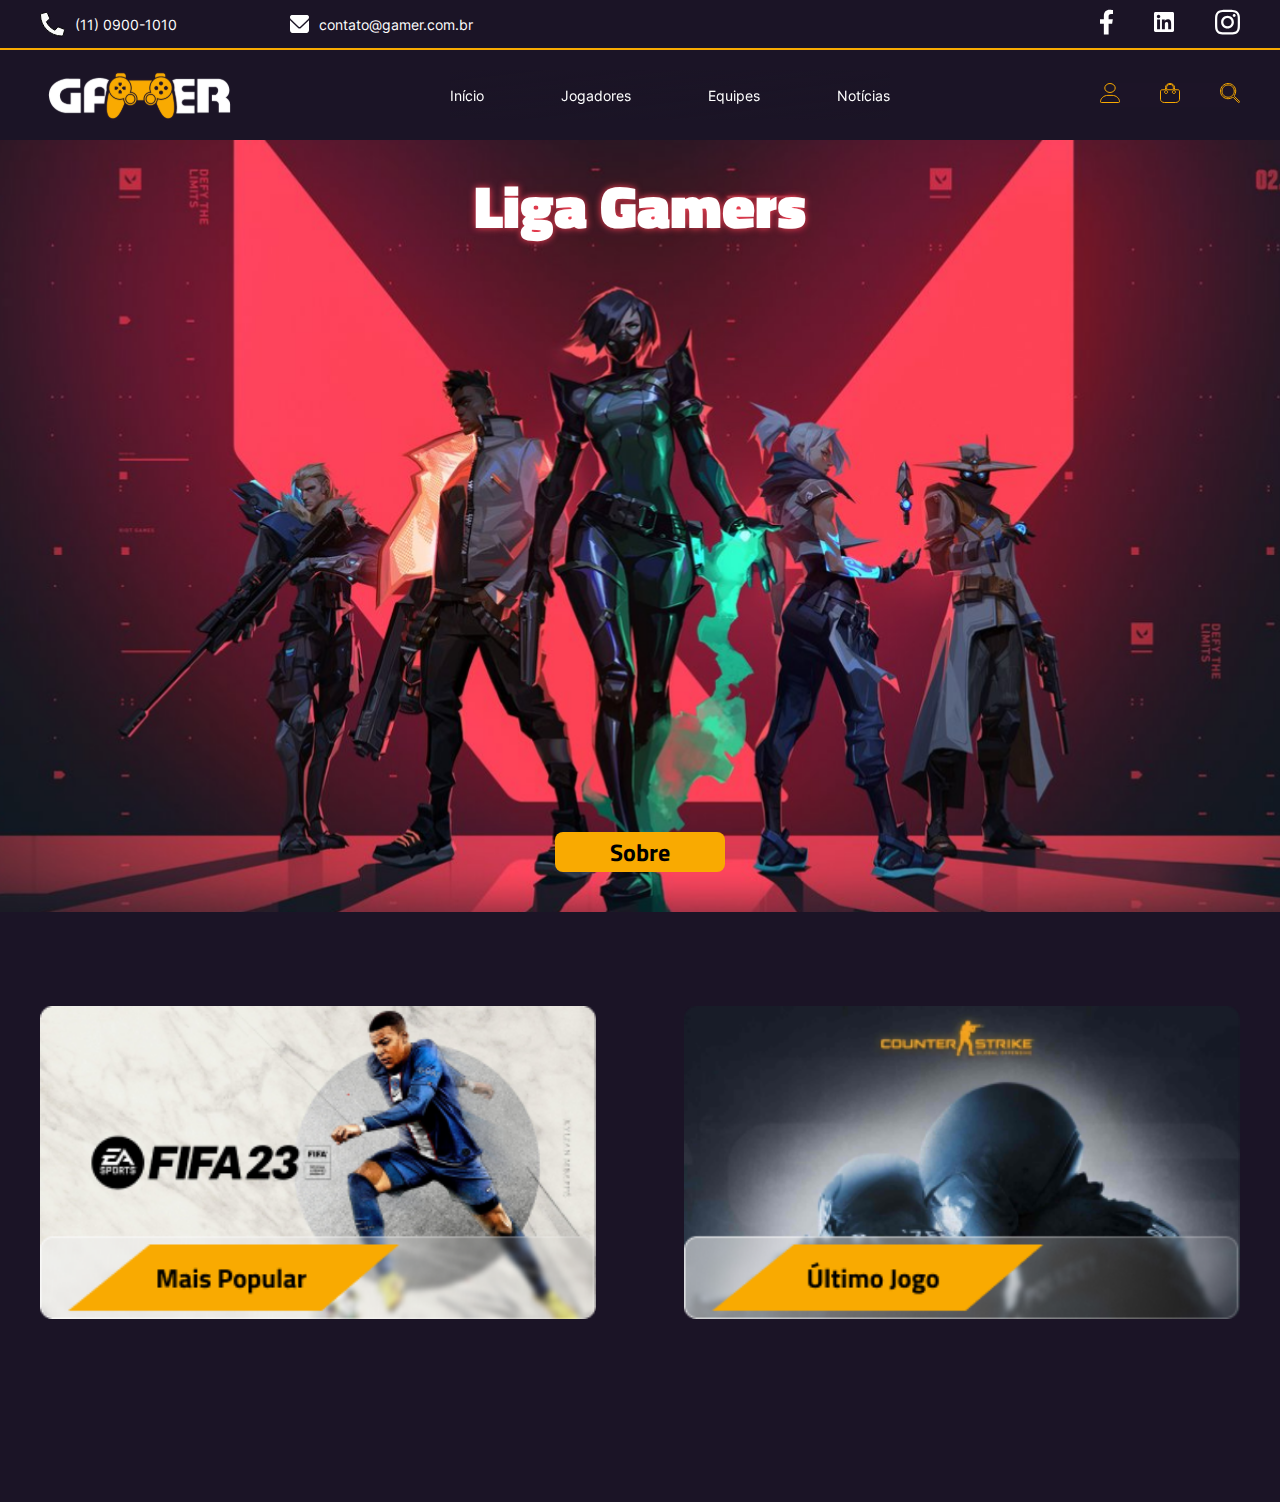
<file: projeto-gamer/index.html>
<!DOCTYPE html>
<html lang="pt-BR">

<head>
    <meta charset="UTF-8">
    <meta http-equiv="X-UA-Compatible" content="IE=edge">
    <meta name="viewport" content="width=device-width, initial-scale=1.0">
    <title>Projeto Gamer Tarde</title>
    <link rel="stylesheet" href="./css/style.css">
</head>

<body>
    <header>
        <div class="header-top">
            <div class="layout-grid alinhamento-between-center">

                <div class="contatos">
                    <a class="phone">
                        <img src="assets/icons/icone_telefone.svg" alt="Ícone do telefone de contato">
                        <p>(11) 0900-1010</p>
                    </a>
                    <a class="mail">
                        <img src="assets/icons/icone_emailemail.svg" alt="Ícone de email de contato">
                        <p>contato@gamer.com.br</p>
                    </a>
                </div>

                <div class="midias-sociais">
                    <a href="">
                        <img src="assets/icons/Vectorface.svg" alt="Imagem link do facebook da empresa">
                    </a>
                    <a href="">
                        <img src="assets/icons/Vectorlinkedin.svg" alt="Imagem link do Linkedin da empresa">
                    </a>
                    <a href="">
                        <img src="assets/icons/instagram.svg" alt="Imagem link do instagram da empresa">
                    </a>
                </div>
            </div>
        </div>

        <div class="header-bottom">
            <div class="layout-grid alinhamento-between-center">
                <!-- Menu Hamburger. Visível apenas no smartphone -->
                <img class="menu-hamburger" onclick="mostrarMenu()" src="assets/icons/Vectormenu hamburguer.svg"
                    alt="Ícone de Telefone. Abre e fecha o menu principal, no celular">

                <img class="logo" src="assets/images/logotipo-gamerlogo.svg"
                    alt="Imagem logotipo gamer com um controle de vídeo game ao centro">

                <nav class="menu" id="menu">
                    <a href="">Início</a>
                    <a href="">Jogadores</a>
                    <a href="">Equipes</a>
                    <a href="">Notícias</a>

                    <!-- vísível apenas no mobile -->
                    <a class="phone">
                        <img src="assets/icons/icone_telefone.svg" alt="Ícone do telefone de contato">
                        <p>(11) 0900-1010</p>
                    </a>
                    <a class="mail">
                        <img src="assets/icons/icone_emailemail.svg" alt="Ícone de email de contato">
                        <p>contato@gamer.com.br</p>
                    </a>


                    <div class="midias-sociais">
                        <a href="">
                            <img src="assets/icons/Vectorface.svg" alt="Imagem link do facebook da empresa">
                        </a>
                        <a href="">
                            <img src="assets/icons/Vectorlinkedin.svg" alt="Imagem link do Linkedin da empresa">
                        </a>
                        <a href="">
                            <img src="assets/icons/instagram.svg" alt="Imagem link do instagram da empresa">
                        </a>
                    </div>
                </nav>

                <!-- menu 3 pontinhos -->
                <img class="menu-pontinhos" onclick="mostrarUsuarios()" src="assets/icons/Vectorpoints.svg"
                    alt="Ícone 3 pontinhos, abre e fecha o menu de usuários">

                <div id="menu-usuarios" class="menu-usuarios">
                    <a href="">
                        <img src="assets/icons/Vectorusuario.svg" alt="Ícone de perfil">
                    </a>
                    <a href="">
                        <img src="assets/icons/Vectorsacola.svg" alt="Ícone de sacola">
                    </a>
                    <a href="">
                        <img src="assets/icons/Icones_headerlupinha.svg" alt="Ícone lupa de pesquisa">
                    </a>
                </div>
            </div>
        </div>
    </header>

    <main>
        <article class="banner">
            <h1>Liga Gamers</h1>
            <a href="" class="btn-sobre">Sobre</a>
        </article>


        <section class="jogos">
            <div class="layout-grid jogos-flex">
                <img src="assets/images/fifa.png" alt="Imagem do jogo Fifa 2023">
                <img src="assets/images/cs.png" alt="Imagem do jogo Counter Strike">
            </div>

        </section>
    </main>

    <footer></footer>


    <script>

        function mostrarMenu() {
            // pega a navbar pelo id
            document.getElementById("menu").classList.toggle("mostrar-menu");
        }

        function mostrarUsuarios() {
            document.getElementById("menu-usuarios").classList.toggle("mostrar-usuarios");
        }

    </script>
</body>

</html>
</file>
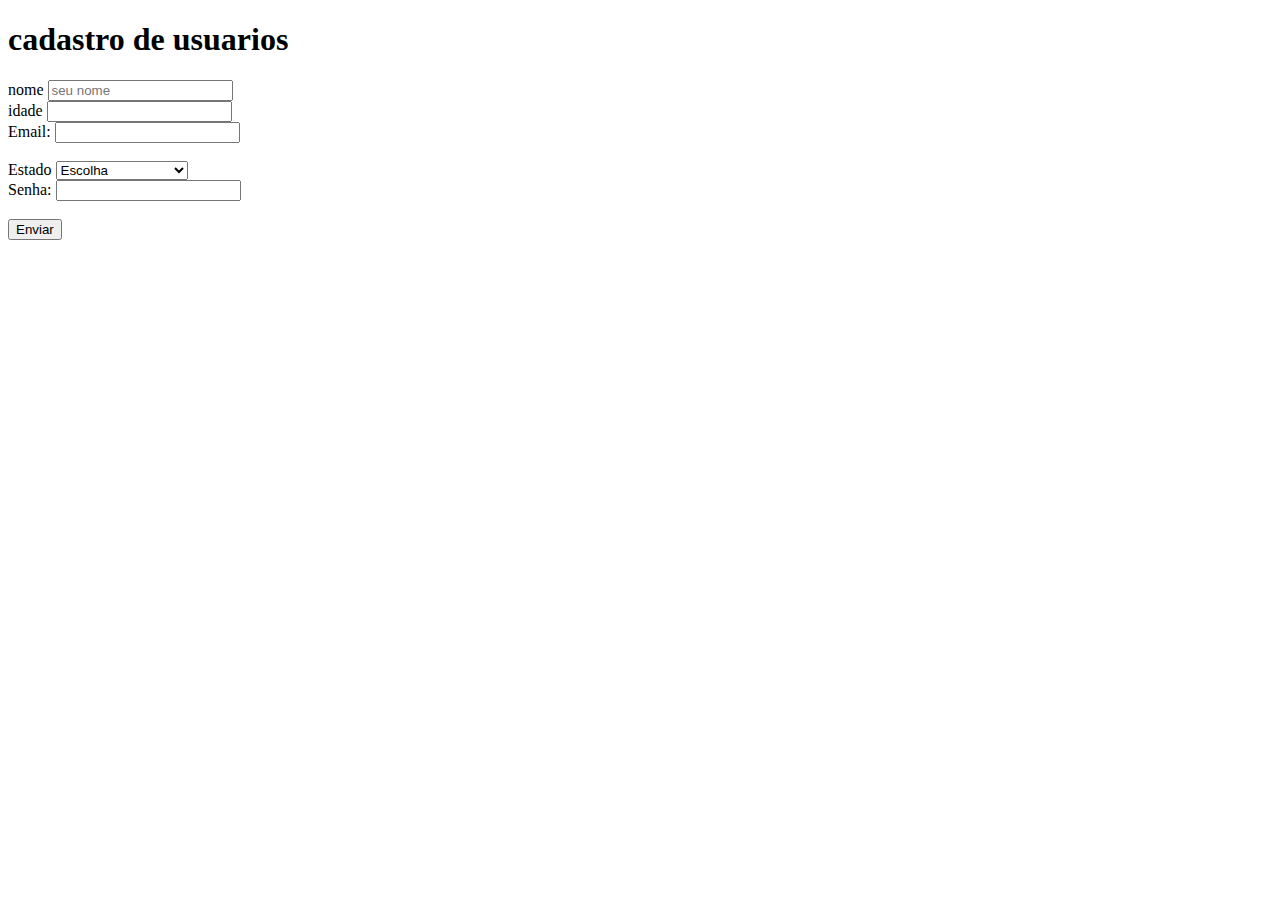
<file: formularios.html>
<!DOCTYPE html>
<html lang="en">
<head>
    <meta charset="UTF-8">
    <meta http-equiv="X-UA-Compatible" content="IE=edge">
    <meta name="viewport" content="width=device-width, initial-scale=1.0">
    <title>Document</title>
</head>
<body>
    <h1>cadastro de usuarios</h1>
    <form action="">
        <label for="nome">nome</label>
        <input type="text" id="nome" placeholder="seu nome">
        <br>

        <label for="idade">idade</label>
        <input type="number" id="idade" value="">
        <br>

        <label for="email">Email:</label>
        <input type="email" id="email">
        <br><br>

        <label for="estado">Estado</label>
        <select id="estado">
            <option value="">Escolha</option>
            <option value="sp">sao paulo</option>
            <option value="MG">Minas-Gerais</option>
            <option value="ba">bahia</option>
            <option value="PE">Pernambuco</option>
            <option value="ES">Espirito-Santo</option>
            <option value="RS">Rio Grande do Sul</option>
            <option value="GO">Goias</option>
            <option value="PB">paraiba</option>
        </select>
        <br>

        <label for="senha">Senha:</label>
        <input type="text" id="senha">
        

        

        <br><br>
        <button>Enviar</button>
    </form>
</body>
</html>
</file>
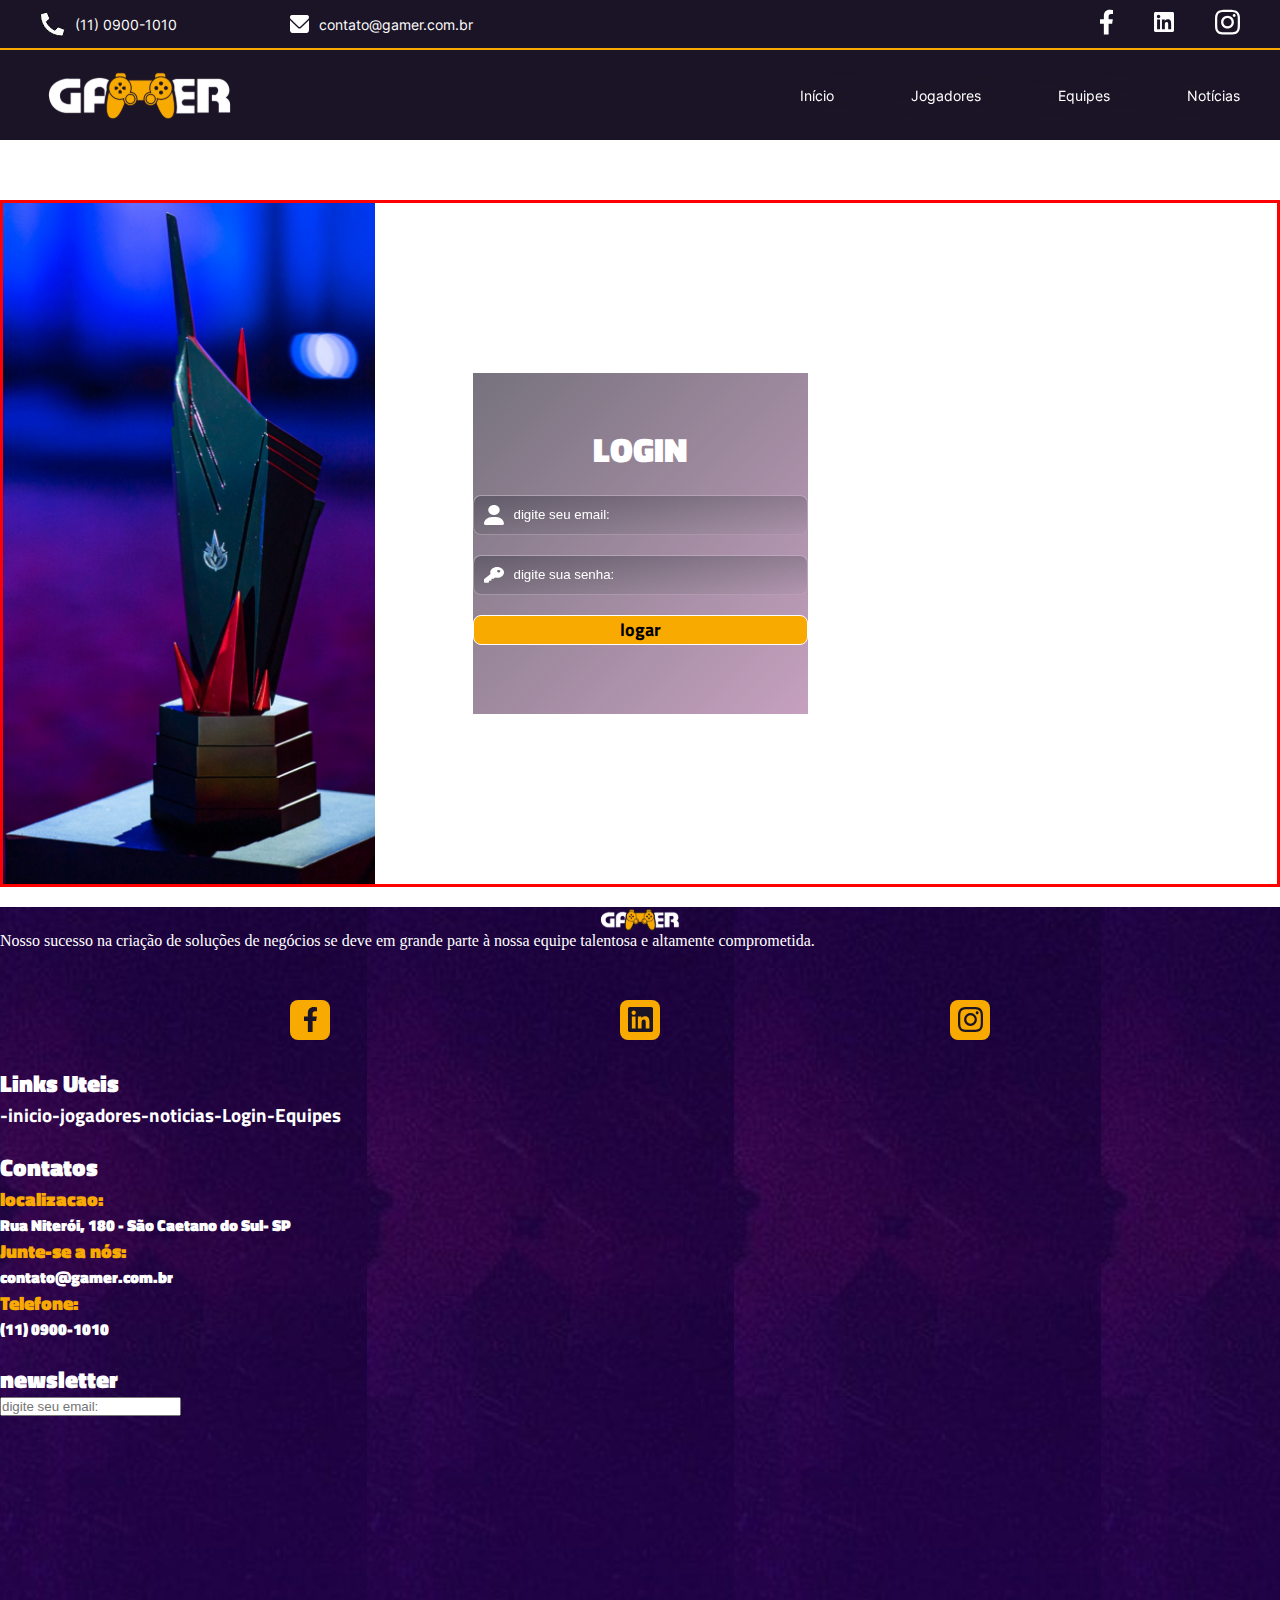
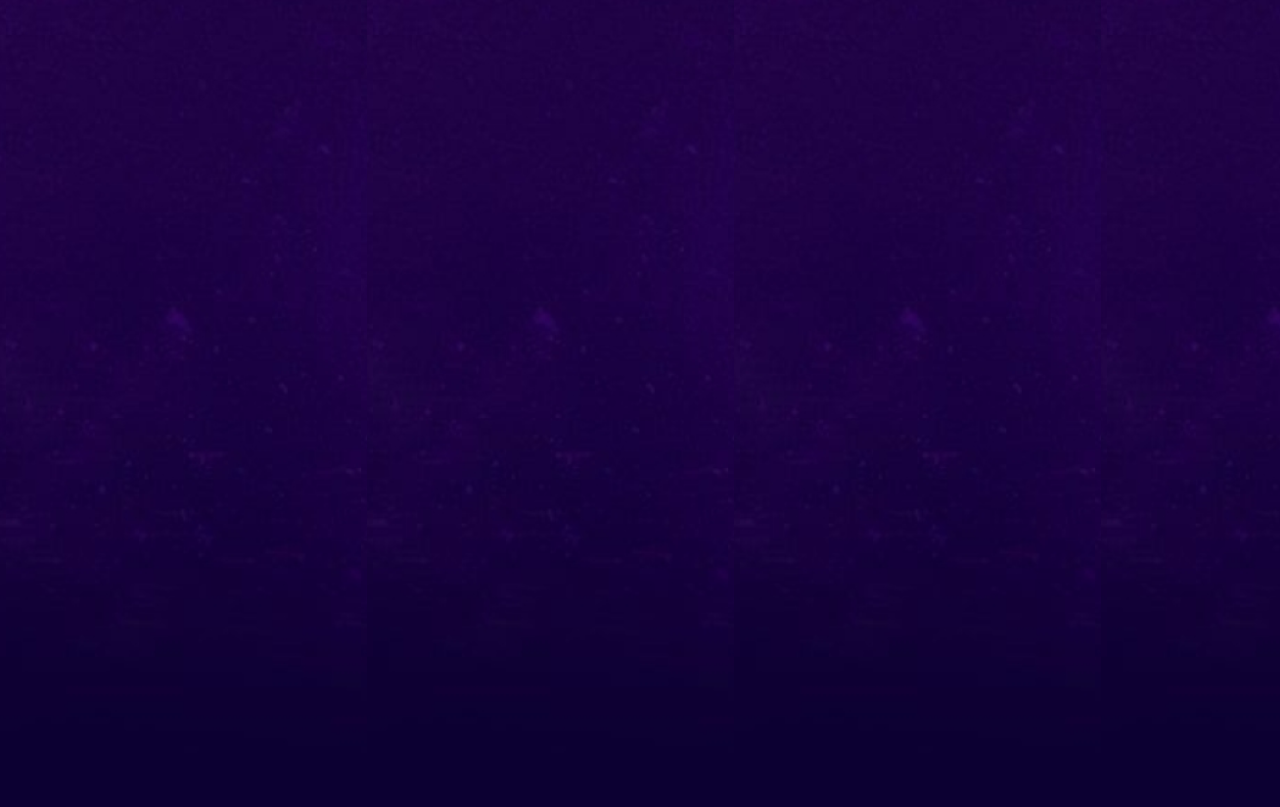
<file: projeto-gamer/login.html>
<!DOCTYPE html>
<html lang="pt-BR">

<head>
    <meta charset="UTF-8">
    <meta http-equiv="X-UA-Compatible" content="IE=edge">
    <meta name="viewport" content="width=device-width, initial-scale=1.0">
    <title>Projeto Gamer Tarde</title>
    <link rel="stylesheet" href="css/login.css">
</head>

<body>
    <!-- header -->
    <header>
        <div class="header-top">
            <div class="layout-grid alinhamento-between-center">

                <div class="contatos">
                    <a class="phone">
                        <img src="assets/icons/icone_telefone.svg" alt="Ícone do telefone de contato">
                        <p>(11) 0900-1010</p>
                    </a>
                    <a class="mail">
                        <img src="assets/icons/icone_emailemail.svg" alt="Ícone de email de contato">
                        <p>contato@gamer.com.br</p>
                    </a>
                </div>

                <div class="midias-sociais">
                    <a href="">
                        <img src="assets/icons/Vectorface.svg" alt="Imagem link do facebook da empresa">
                    </a>
                    <a href="">
                        <img src="assets/icons/Vectorlinkedin.svg" alt="Imagem link do Linkedin da empresa">
                    </a>
                    <a href="">
                        <img src="assets/icons/instagram.svg" alt="Imagem link do instagram da empresa">
                    </a>
                </div>
            </div>
        </div>

        <div class="header-bottom">
            <div class="layout-grid alinhamento-between-center">
                <!-- Menu Hamburger. Visível apenas no smartphone -->
                <img class="menu-hamburger" onclick="mostrarMenu()" src="assets/icons/Vectormenu hamburguer.svg"
                    alt="Ícone de Telefone. Abre e fecha o menu principal, no celular">

                <img class="logo" src="assets/images/logotipo-gamerlogo.svg"
                    alt="Imagem logotipo gamer com um controle de vídeo game ao centro">

                <nav class="menu" id="menu">
                    <a href="">Início</a>
                    <a href="">Jogadores</a>
                    <a href="">Equipes</a>
                    <a href="">Notícias</a>


                    <!-- vísível apenas no mobile -->
                    <a class="phone">
                        <img src="assets/icons/icone_telefone.svg" alt="Ícone do telefone de contato">
                        <p>(11) 0900-1010</p>
                    </a>
                    <a class="mail">
                        <img src="assets/icons/icone_emailemail.svg" alt="Ícone de email de contato">
                        <p>contato@gamer.com.br</p>
                    </a>


                    <div class="midias-sociais">
                        <a href="">
                            <img src="assets/icons/Vectorface.svg" alt="Imagem link do facebook da empresa">
                        </a>
                        <a href="">
                            <img src="assets/icons/Vectorlinkedin.svg" alt="Imagem link do Linkedin da empresa">
                        </a>
                        <a href="">
                            <img src="assets/icons/instagram.svg" alt="Imagem link do instagram da empresa">
                        </a>
                    </div>
                </nav>

                <!-- menu 3 pontinhos -->
                <img class="menu-pontinhos" onclick="mostrarUsuarios()" src="assets/icons/Vectorpoints.svg"
                    alt="Ícone 3 pontinhos, abre e fecha o menu de usuários">

                <div id="menu-usuarios" class="menu-usuarios">
                    <a href="">
                        <img src="assets/icons/Vectorusuario.svg" alt="Ícone de perfil">
                    </a>
                    <a href="">
                        <img src="assets/icons/Vectorsacola.svg" alt="Ícone de sacola">
                    </a>
                    <a href="">
                        <img src="assets/icons/Icones_headerlupinha.svg" alt="Ícone lupa de pesquisa">
                    </a>
                </div>
            </div>
        </div>
    </header>


    <script>

        function mostrarMenu() {
            // pega a navbar pelo id
            document.getElementById("menu").classList.toggle("mostrar-menu");
        }

        function mostrarUsuarios() {
            document.getElementById("menu-usuarios").classList.toggle("mostrar-usuarios");
        }

    </script>
</body>

</html>



<!-- main -->
<main>




    <div class="layout-grid form-box">
        <h1>LOGIN</h1>

        <form action="">
            <div class="campo">
                <img src="assets/icons/Vectoruser.svg">
                <input type="email" id="email" placeholder="digite seu email:">

            </div>
            <div class="campo">
                <img src="assets/icons/Vectorchave.svg">
                <input type="password" id="senha" placeholder="digite sua senha:">

            </div>

            <div class="botao">
                <button>logar</button>
            </div>
        </form>
    </div>

</main>

<!-- footer -->
<footer>
    <!-- <img src="assets/images/backgroung_footer.png" alt=""> -->
    <div class="logo-foot">

        <img src="assets/images/logotipo-gamerlogo.svg">

    </div>
    <p>
        Nosso sucesso na criação de soluções de negócios se deve em grande parte à nossa equipe talentosa e altamente
        comprometida.
    </p>
    <div class="midias-footer">
        <a href="">
            <img src="assets/icons/icone_facebook_footer.svg" alt="Imagem link do facebook da empresa">
        </a>
        <a href="">
            <img src="assets/icons/icone_linkedin_footer.svg" alt="Imagem link do Linkedin da empresa">
        </a>
        <a href="">
            <img src="assets/icons/icone_intagram_footer.svg" alt="Imagem link do instagram da empresa">
        </a>

    </div>
    <div>
        <h2>Links Uteis</h2>
        <div class="links-u">
            <h3>-inicio</h3>
            <h3>-jogadores</h3>
            <h3>-noticias</h3>
            <h3>-Login</h3>
            <h3>-Equipes</h3>
        </div>
    </div>

    <div class="contato">
        <h2>Contatos </h2>
        <div>
            <h3>localizacao:</h3>
            <h4>Rua Niterói, 180 - São Caetano do Sul- SP</h4>
        </div>
        <div class="junte">
            <h3>Junte-se a nós:</h3>
            <h4>contato@gamer.com.br</h4>
        </div>

        <div class="call">
            <h3>Telefone:</h3>
            <h4>(11) 0900-1010</h4>
        </div>

    </div>

    <div class="news">
        <h2>newsletter</h2>
        <form>
            <div class="campo2"></div>
            <input type="email" id="email" placeholder="digite seu email:">

        </form>
    </div>
</footer>

<script>

    function mostrarMenu() {
        // pega a navbar pelo id
        document.getElementById("menu").classList.toggle("mostrar-menu");
    }

    function mostrarUsuarios() {
        document.getElementById("menu-usuarios").classList.toggle("mostrar-usuarios");
    }

</script>

</body>

</html>
</file>
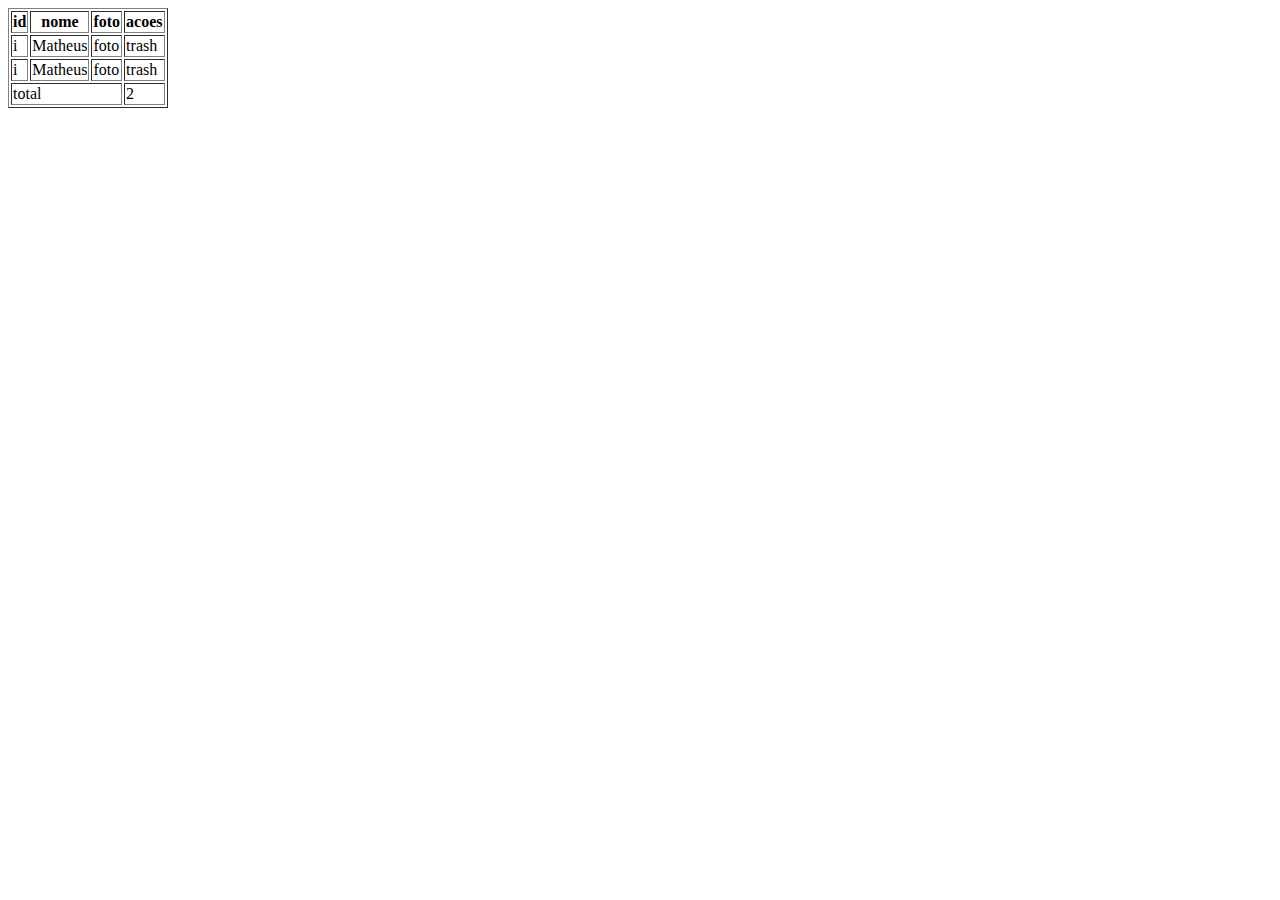
<file: projeto-gamer/tabelas.html>
<!DOCTYPE html>
<html lang="en">

<head>
    <meta charset="UTF-8">
    <meta http-equiv="X-UA-Compatible" content="IE=edge">
    <meta name="viewport" content="width=device-width, initial-scale=1.0">
    <title>Document</title>
</head>

<body>
    <table border="1">
        <thead>
            <tr>
                <th>id</th>
                <th>nome</th>
                <th>foto</th>
                <th>acoes</th>
            </tr>
        </thead>

        <tbody>
            <tr>
                <td>i</td>
                <td>Matheus</td>
                <td>foto</td>
                <td>trash</td>
            </tr>
            <tr>
                <td>i</td>
                <td>Matheus</td>
                <td>foto</td>
                <td>trash</td>
            </tr>
        </tbody>

        <tfoot>
            <tr>
                <td colspan="3">total</td>
                <td>2</td>
            </tr>
        </tfoot>
    </table>
</body>

</html>
</file>
<file: projeto-gamer/css/style.css>
/* Imports de fonts */
@font-face {
    font-family: Inter;
    src: url(../assets/fonts/Inter/Inter-VariableFont_slnt\,wght.ttf);
}

@font-face {
    font-family: TitilliumWeb-Black;
    src: url(../assets/fonts/Titillium_Web/TitilliumWeb-Black.ttf);
}

@font-face {
    font-family: TitilliumWeb-Bold;
    src: url(../assets/fonts/Titillium_Web/TitilliumWeb-Bold.ttf);
}

/* Reset CSS */

* {
    margin: 0;
    padding: 0;
    box-sizing: border-box;
}

/* Classes Genéricas */
.layout-grid {
    width: 90%;
    height: 100%;
    margin: 0 auto;
    /* border: 1px solid salmon; */
}

.mostrar-menu {
    left: 0 !important;
}

.mostrar-usuarios {
    right: 0 !important;
}

/* justify content + align items */
.alinhamento-between-center {
    display: flex;
    justify-content: space-between;
    align-items: center;
}


body {
    color: white;
}

/* Mobile First */

/* HEADER */
header {
    position: fixed;
    top: 0;
    left: 0;
    width: 100vw;
    height: 60px;
    z-index: 100;
    background-color: #1B1426;
}

header .header-top {
    display: none;
}

header .header-bottom {
    height: 60px;
}

header .logo {
    width: 86px;
}


header .header-bottom nav {
    position: fixed;
    top: 60px;
    left: -80vw;
    z-index: 101;
    display: flex;
    flex-direction: column;
    /* justify-content: space-between; */
    width: 80vw;
    height: calc(100vh - 60px);
    padding-bottom: 20px;
    background-image: linear-gradient(to right bottom, rgba(27, 20, 38, 0.7), rgba(27, 20, 38, 0.4));
    backdrop-filter: blur(45px);

    transition: left 0.4s;
}


header .header-bottom nav>a {
    display: flex;
    justify-content: center;
    align-items: center;
    gap: 20px;
    padding: 30px 0;
    color: white;
    font-size: 15px;
    font-family: Inter;
    text-decoration: none;
    border-bottom: 2px solid #F9AA01;
}

header .header-bottom nav a:last-of-type {
    border-bottom: none;
}

header .header-bottom nav .midias-sociais {
    position: absolute;
    bottom: 20px;
    left: 0;
    width: 100%;

    display: flex;
    justify-content: center;
    margin-top: 40px;
    gap: 20px;
}

header .menu-usuarios {
    position: fixed;
    top: 60px;
    right: -20vw;
    width: 20vw;
    height: 170px;

    background-image: linear-gradient(to right bottom, rgba(27, 20, 38, 0.7), rgba(27, 20, 38, 0.4));
    backdrop-filter: blur(45px);

    transition: right 0.4s;

    display: flex;
    flex-direction: column;
    justify-content: space-evenly;
    align-items: center;
}




/* Banner */

main .banner {
    display: flex;
    flex-direction: column;
    justify-content: space-between;
    align-items: center;
    width: 100%;
    height: 606px;
    padding-top: 20px;
    padding-bottom: 40px;
    background-image: url(../assets/images/valorant.png);
    background-size: cover;
    background-position: bottom;
    background-repeat: no-repeat;
}

main .banner h1 {
    font-family: TitilliumWeb-Black;
    font-size: 60px;
    text-shadow: 0 0 7px #FD4255;
}

main .banner a {
    display: flex;
    justify-content: center;
    align-items: center;
    width: 170px;
    height: 40px;
    font-family: TitilliumWeb-Bold;
    font-size: 24px;
    color: black;
    text-decoration: none;
    background-color: #F9AA01;
    border-radius: 8px;
}

/* Sessão Jogos */

main .jogos {
    width: 100%;
    height: 590px;
    background-color: #1B1426;
}

main .jogos .jogos-flex {
    display: flex;
    flex-direction: column;
    justify-content: space-evenly;
}


/* Tablets >= 768px */
@media screen and (min-width: 768px) {}

/* Desktop >= 1200px*/
@media screen and (min-width: 1200px) {
    .layout-grid {
        width: 100%;
        max-width: 1200px;
    }

    /* header */
    header {
        position: static;
        height: 140px;
        width: 100%;
    }

    header .header-top {
        display: block;
        height: 50px;
        border-bottom: 2px solid #F9AA01;
    }

    /* esconde os elementos desnecessários */
    header .header-bottom .menu-hamburger,
    header .header-bottom .menu-pontinhos,
    header .header-bottom nav .phone,
    header .header-bottom nav .mail,
    header .header-bottom nav .midias-sociais {
        display: none;
    }

    header .header-bottom {
        height: 90px;
    }

    header .logo {
        width: 200px;
    }

    header .header-top .contatos {
        display: flex;
        justify-content: space-between;
        align-items: center;
        width: 450px;
        font-family: inter;
        font-size: 14px;
        font-weight: 400;
        /* border: 2px solid #FD4255; */
    }

    /* links .phone, .mail */
    header .header-top .contatos>a {
        display: flex;
        align-items: center;
        gap: 10px;
        width: 200px;
        /* border-bottom: 2px solid #F9AA01; */

    }

    header .header-top .midias-sociais {
        width: 140px;
        display: flex;
        align-items: center;
        justify-content: space-between;
        /* border: 2px solid #FD4255; */
    }


    header .header-bottom nav {
        position: static;
        width: 440px;
        height: 50px;
        padding-bottom: 0;
        flex-direction: row;
        align-items: center;
        /* background-color: red; */
        justify-content: space-between;
    }
}

header .header-bottom nav>a {
    font-size: 14px;
    padding: 0;
    border: none;
}



header .header-bottom .menu-usuarios {
    position: static;
    width: 140px;
    flex-direction: row;
    justify-content: space-between;
    height: auto;
    background-color: transparent;
    background-image: none;
}

/* MAIN */

main {
    margin-top: 0;
}

main .banner {
    height: 772px;
    background-image: url(../assets/images/Banner_background_1.png);
    background-position: center;
}
main .jogos .jogos-flex {
    flex-direction: row;
    justify-content: space-between;
    align-items: center;
    height: 500px;
}
main .jogos img {
    width: 556px;
    height: 313px;
}
</file>
<file: projeto-gamer/css/login.css>
/* Imports de fonts */
@font-face {
    font-family: Inter;
    src: url(../assets/fonts/Inter/Inter-VariableFont_slnt\,wght.ttf);
}

@font-face {
    font-family: TitilliumWeb-Black;
    src: url(../assets/fonts/Titillium_Web/TitilliumWeb-Black.ttf);
}

@font-face {
    font-family: TitilliumWeb-Bold;
    src: url(../assets/fonts/Titillium_Web/TitilliumWeb-Bold.ttf);
}

@font-face {
    font-family: Quicksand-Regular;
    src: url(../assets/fonts/Quicksand-Regular.ttf);
}

/* Reset CSS */

* {
    margin: 0;
    padding: 0;
    box-sizing: border-box;
}

/* Classes Genéricas */
.layout-grid {
    width: 90%;
    height: 100%;
    margin: 0 auto;
    /* border: 1px solid salmon; */
}

.mostrar-menu {
    left: 0 !important;
}

.mostrar-usuarios {
    right: 0 !important;
}

/* justify content + align items */
.alinhamento-between-center {
    display: flex;
    justify-content: space-between;
    align-items: center;
}


body {
    color: white;
}

/* Mobile First */

/* HEADER */
header {
    position: fixed;
    top: 0;
    left: 0;
    width: 100vw;
    height: 60px;
    z-index: 100;
    background-color: #1B1426;
}

header .header-top {
    display: none;
}

header .header-bottom {
    height: 60px;
}

header .logo {
    width: 86px;
}


header .header-bottom nav {
    position: fixed;
    top: 60px;
    left: -80vw;
    z-index: 101;
    display: flex;
    flex-direction: column;
    /* justify-content: space-between; */
    width: 80vw;
    height: calc(100vh - 60px);
    padding-bottom: 20px;
    background-image: linear-gradient(to right bottom, rgba(27, 20, 38, 0.7), rgba(27, 20, 38, 0.4));
    backdrop-filter: blur(45px);

    transition: left 0.4s;
}


header .header-bottom nav>a {
    display: flex;
    justify-content: center;
    align-items: center;
    gap: 20px;
    padding: 30px 0;
    color: white;
    font-size: 15px;
    font-family: Inter;
    text-decoration: none;
    border-bottom: 2px solid #F9AA01;
}

header .header-bottom nav a:last-of-type {
    border-bottom: none;
}

header .header-bottom nav .midias-sociais {
    position: absolute;
    bottom: 20px;
    left: 0;
    width: 100%;


    display: flex;
    justify-content: center;
    margin-top: 40px;
    gap: 20px;
}

header .menu-usuarios {
    position: fixed;
    top: 60px;
    right: -80vw;
    width: 20vw;
    height: 170px;

    background-image: linear-gradient(to right bottom, rgba(27, 20, 38, 0.7), rgba(27, 20, 38, 0.4));
    backdrop-filter: blur(45px);

    transition: right 0.8s;

    display: flex;
    flex-direction: column;
    justify-content: space-around;
    align-items: center;
}




/* Banner */

main .banner {
    display: flex;
    flex-direction: column;
    justify-content: space-between;
    align-items: center;
    width: 100%;
    height: 606px;
    padding-top: 20px;
    padding-bottom: 40px;
    background-image: url(../assets/images/valorant.png);
    background-size: cover;
    background-position: bottom;
    background-repeat: no-repeat;
}

main .banner h1 {
    font-family: TitilliumWeb-Black;
    font-size: 60px;
    text-shadow: 0 0 7px #FD4255;
}

main .banner a {
    display: flex;
    justify-content: center;
    align-items: center;
    width: 170px;
    height: 40px;
    font-family: TitilliumWeb-Bold;
    font-size: 24px;
    color: black;
    text-decoration: none;
    background-color: #F9AA01;
    border-radius: 8px;
}

/* Sessão Jogos */

main .jogos {
    width: 100%;
    height: 590px;
    background-color: #1B1426;
}

main .jogos .jogos-flex {
    display: flex;
    flex-direction: column;
    justify-content: space-evenly;
}


/* Tablets >= 768px */
@media screen and (min-width: 768px) {}

/* Desktop >= 1200px*/
@media screen and (min-width: 1200px) {
    .layout-grid {
        width: 100%;
        max-width: 1200px;
    }

    /* header */
    header {
        position: static;
        height: 140px;
        width: 100%;
    }

    header .header-top {
        display: block;
        height: 50px;
        border-bottom: 2px solid #F9AA01;
    }

    /* esconde os elementos desnecessários */
    header .header-bottom .menu-hamburger,
    header .header-bottom .menu-pontinhos,
    header .header-bottom nav .phone,
    header .header-bottom nav .mail,
    header .header-bottom nav .midias-sociais {
        display: none;
    }

    header .header-bottom {
        height: 90px;
    }

    header .logo {
        width: 200px;
    }

    header .header-top .contatos {
        display: flex;
        justify-content: space-between;
        align-items: center;
        width: 450px;
        font-family: inter;
        font-size: 14px;
        font-weight: 400;
        /* border: 2px solid #FD4255; */
    }

    /* links .phone, .mail */
    header .header-top .contatos>a {
        display: flex;
        align-items: center;
        gap: 10px;
        width: 200px;
        /* border-bottom: 2px solid #F9AA01; */

    }

    header .header-top .midias-sociais {
        width: 140px;
        display: flex;
        align-items: center;
        justify-content: space-between;
        /* border: 2px solid #FD4255; */
    }


    header .header-bottom nav {
        position: static;
        width: 440px;
        height: 50px;
        padding-bottom: 0;
        flex-direction: row;
        align-items: center;
        /* background-color: red; */
        justify-content: space-between;
    }
}

header .header-bottom nav>a {
    font-size: 14px;
    padding: 0;
    border: none;
}



header .header-bottom .menu-usuarios {
    position: fixed;
    width: 140px;
    flex-direction: column;
    justify-content: space-between;
    height: auto;
    background-color: transparent;
    background-image: none;
}

/* main */

main {
    margin-top: 60px;
    height: 687px;


    background-image: url(../assets/images/Banner_Login.png);
    background-size: contain;
    background-repeat: no-repeat;

    /*bottom*/
    display: flex;
    justify-content: center;
    align-items: center;
    font-family: TitilliumWeb-Black;
    font-size: 17px;
    border: 3px solid red;
}

div.campo {
    margin-top: 20px;
    display: flex;
    justify-content: space-between;
    align-items: center;
    gap: 10px;
    border: 1px solid #ffffff;
    margin-bottom: 20px;
    width: 100%;
    height: 40px;
    padding: 5px 10px;
    border: 1px solid transparent;
    background:
        /* content */
        linear-gradient(to right bottom, rgba(27, 20, 38, .5), rgba(27, 20, 38, .05)) padding-box,
        /* border */
        linear-gradient(to right bottom, rgba(255, 255, 255, 0.3), rgba(239, 239, 239, 0.05)) border-box;

    backdrop-filter: blur(4px);
    border-radius: 8px;

}





main form input {

    display: flex;
    justify-content: center;
    text-align: left;
    color: white;
    width: 100%;
    height: 30px;

    background-color: transparent;
    border: none;
    outline: none;


}

main form input::placeholder {
    color: #ffffff;
}


.layout-grid h1 {
    display: flex;
    justify-content: center;
}

.form-box {
    display: flex;
    flex-direction: column;
    justify-content: center;
    width: 335px;
    height: 50%;
    background: linear-gradient(to right bottom, rgba(27, 20, 38, 0.60), rgba(105, 8, 89, 0.38)) padding-box,
        linear-gradient(to right bottom, rgba(255, 255, 255, 0.3), rgba(239, 239, 239, 0.05)) border-box;
    background-size: cover;

}

div.botao button {
    background-position: center;
    display: flex;
    justify-content: center;
    align-items: center;
    flex-direction: row;
    gap: 10px;
    border: 1px solid #ffffff;
    margin-bottom: 20px;
    width: 100%;
    height: 30px;
    padding: 5px 10px;
    border-radius: 8px;
    background-color: #F9AA01;
    font-family: TitilliumWeb-Bold;
    font-size: 18px;
}

/* .layout-grid h1 {
    margin-top: 20px;
} */

/********************* Footer *********************/
footer {
    margin-top: 0;
    height: 1500px;
    background-image: url(../assets/images/backgroung_footer.png);
    background-size: contain;

}



.logo-foot {
    display: flex;
    justify-content: center;
    margin-top: 20px;
    align-items: center;
}

footer h1 {
    margin-top: 50px;
    font-family: Quicksand-Regular;
    font-size: 10px;
    display: flex;
    text-align: center;
}

.midias-footer {
    display: flex;
    align-items: center;
    justify-content: space-evenly;
    margin-top: 50px;
}

footer h2 {
    font-family: TitilliumWeb-Black;
    display: flex;
    margin-top: 20px;
}

.links-u {
    width: 60%;
    display: flex;
    flex-direction: row;
    flex-wrap: wrap;
    font-family: TitilliumWeb-Bold;
}

.contato {
    margin-top: 20px;
    font-family: TitilliumWeb-Black;
}

.contato h3 {
    color: #F9AA01;
}

.junte h3 {
    color: #F9AA01;
}

.call h3 {
    color: #F9AA01;
}
</file>
